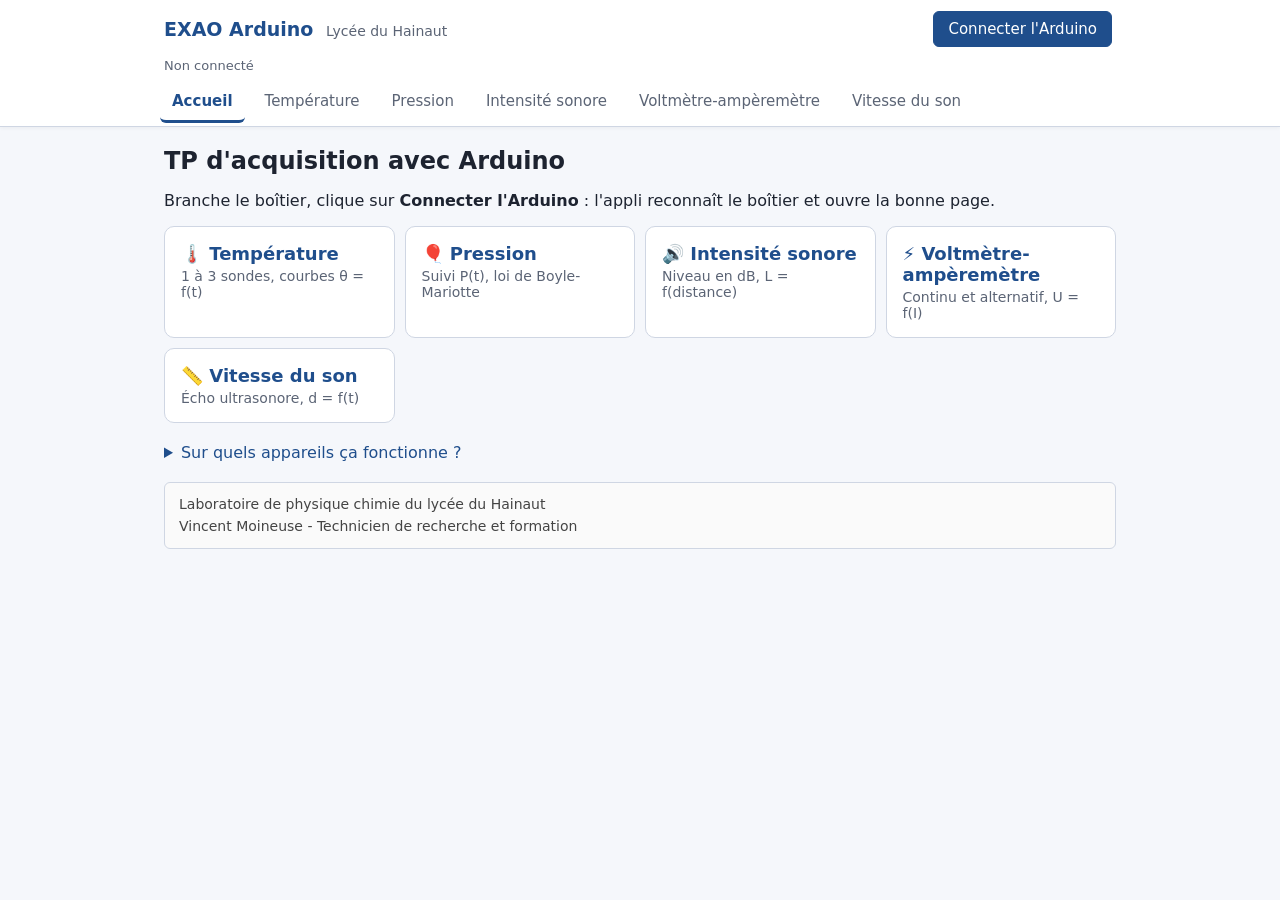
<file: index.html>
<!doctype html>
<html lang="fr">
<head>
<meta charset="utf-8">
<meta name="viewport" content="width=device-width,initial-scale=1,viewport-fit=cover">
<title>EXAO Arduino - Lycée du Hainaut</title>
<meta name="theme-color" content="#1f4e8c">
<meta name="description" content="Acquisition de mesures avec Arduino : température, pression, intensité sonore, voltmètre-ampèremètre">
<link rel="manifest" href="manifest.webmanifest">
<link rel="icon" href="icones/icone-192.png">
<link rel="apple-touch-icon" href="icones/icone-192.png">
<link rel="stylesheet" href="app.css">
</head>
<body>

<header>
  <div class="barre">
    <div class="titre">EXAO Arduino <span>Lycée du Hainaut</span></div>
    <button id="conn" class="primaire">Connecter l'Arduino</button>
  </div>
  <div id="etat" class="etat">Non connecté</div>
  <nav id="onglets">
    <button data-vue="accueil" class="actif">Accueil</button>
    <button data-vue="temp">Température</button>
    <button data-vue="pres">Pression</button>
    <button data-vue="son">Intensité sonore</button>
    <button data-vue="va">Voltmètre-ampèremètre</button>
    <button data-vue="vit">Vitesse du son</button>
  </nav>
  <div id="bandeau" class="bandeau" hidden></div>
</header>

<main>

<!-- ================= ACCUEIL ================= -->
<section id="vue-accueil" class="vue">
  <h1>TP d'acquisition avec Arduino</h1>
  <p>Branche le boîtier, clique sur <b>Connecter l'Arduino</b> : l'appli reconnaît le boîtier et ouvre la bonne page.</p>
  <div class="tuiles">
    <button class="tuile" data-vue="temp"><b>🌡️ Température</b><span>1 à 3 sondes, courbes θ = f(t)</span></button>
    <button class="tuile" data-vue="pres"><b>🎈 Pression</b><span>Suivi P(t), loi de Boyle-Mariotte</span></button>
    <button class="tuile" data-vue="son"><b>🔊 Intensité sonore</b><span>Niveau en dB, L = f(distance)</span></button>
    <button class="tuile" data-vue="va"><b>⚡ Voltmètre-ampèremètre</b><span>Continu et alternatif, U = f(I)</span></button>
    <button class="tuile" data-vue="vit"><b>📏 Vitesse du son</b><span>Écho ultrasonore, d = f(t)</span></button>
  </div>
  <button id="installer" class="secondaire" hidden>📲 Installer l'appli sur cet appareil</button>

  <details class="aide">
    <summary>Sur quels appareils ça fonctionne ?</summary>
    <ul>
      <li><b>PC</b> : Chrome ou Edge, Arduino branchée en USB.</li>
      <li><b>Tablette ou téléphone Android</b> : Chrome, Arduino Uno <b>officielle</b> (les clones à puce CH340 ne sont pas reconnus), branchée avec un <b>adaptateur OTG</b>.</li>
      <li><b>iPhone, iPad</b> : non pris en charge (Apple n'autorise pas l'accès USB depuis le navigateur).</li>
      <li>Une fois l'appli ouverte une première fois avec internet, elle fonctionne aussi <b>sans réseau</b>.</li>
    </ul>
  </details>
</section>

<!-- ================= TEMPÉRATURE ================= -->
<section id="vue-temp" class="vue" hidden>
  <h1>Température</h1>
  <p class="info">Sondes DS18B20 branchées sur D2 (T1), D3 (T2), D4 (T3). Une sonde peut être branchée ou débranchée à tout moment.</p>
  <div class="afficheurs" id="temp-cartes"></div>

  <fieldset>
    <legend>Relevé θ = f(t)</legend>
    <label>Un point toutes les
      <select id="temp-dt"><option>1</option><option>2</option><option selected>5</option><option>10</option><option>30</option><option>60</option></select> s</label>
    <button id="temp-auto" class="primaire">▶ Démarrer</button>
    <button id="temp-man">+ Point manuel</button>
    <button id="temp-raz" class="danger">Effacer tout</button>
    <button id="temp-csv">Exporter CSV</button>
  </fieldset>
  <canvas id="temp-graphe" class="graphe"></canvas>
  <div class="tableau"><table><thead id="temp-thead"></thead><tbody id="temp-tbody"></tbody></table></div>
</section>

<!-- ================= PRESSION ================= -->
<section id="vue-pres" class="vue" hidden>
  <h1>Pression</h1>
  <p class="info">Capteur Grove MPX5700AP sur A0 (15 à 700 kPa). Étalonner à l'air libre en début de séance.</p>
  <div class="afficheurs">
    <div class="afficheur" style="--c:#1f4e8c">
      <div class="nom">P</div>
      <div class="valeur"><span id="pres-val">—</span> <small id="pres-unite-aff">hPa</small></div>
      <div class="detail" id="pres-detail"></div>
    </div>
  </div>
  <div class="ligne">
    <label>Unité <select id="pres-unite"><option value="hPa">hPa</option><option value="kPa">kPa</option><option value="bar">bar</option></select></label>
  </div>

  <details class="cadre">
    <summary>Étalonnage à l'air libre</summary>
    <p>Tuyau débranché, saisir la pression atmosphérique du jour (baromètre ou météo locale) puis valider.</p>
    <label>P atm = <input type="number" id="pres-patm" value="1013" step="1"> hPa</label>
    <button id="pres-etal">Étalonner</button>
    <button id="pres-etal-raz" class="danger">Annuler l'étalonnage</button>
    <div class="petit" id="pres-etal-info"></div>
  </details>

  <div class="ligne">
    <label>Type de relevé
      <select id="pres-mode"><option value="bm">Loi de Boyle-Mariotte : P = f(1/V)</option><option value="tps">Suivi dans le temps : P = f(t)</option></select></label>
  </div>

  <fieldset id="pres-zbm">
    <legend>Boyle-Mariotte</legend>
    <label>V seringue <input type="number" id="pres-v" step="1" min="0"> mL</label>
    <label>Volume mort (tuyau) <input type="number" id="pres-vm" step="0.1" min="0" value="0"> mL</label>
    <button id="pres-pt" class="primaire">+ Enregistrer le point</button>
    <button id="pres-raz-bm" class="danger">Effacer tout</button>
    <button id="pres-csv-bm">Exporter CSV</button>
    <div class="petit">Après avoir déplacé le piston, attendre 2 à 3 s que la pression se stabilise. Chaque point est la moyenne de la dernière 1,5 s.</div>
  </fieldset>
  <fieldset id="pres-ztps" hidden>
    <legend>Suivi P(t)</legend>
    <label>Un point toutes les
      <select id="pres-dt"><option>0.5</option><option selected>1</option><option>2</option><option>5</option><option>10</option><option>30</option></select> s</label>
    <button id="pres-auto" class="primaire">▶ Démarrer</button>
    <button id="pres-man">+ Point manuel</button>
    <button id="pres-raz-tps" class="danger">Effacer tout</button>
    <button id="pres-csv-tps">Exporter CSV</button>
  </fieldset>
  <div class="resultat" id="pres-res" hidden></div>
  <canvas id="pres-graphe" class="graphe"></canvas>
  <div class="tableau"><table><thead id="pres-thead"></thead><tbody id="pres-tbody"></tbody></table></div>
</section>

<!-- ================= INTENSITÉ SONORE ================= -->
<section id="vue-son" class="vue" hidden>
  <h1>Intensité sonore</h1>
  <p class="info">Grove Loudness Sensor sur A0. Le niveau est relatif tant qu'il n'est pas étalonné avec un sonomètre.</p>
  <div class="afficheurs">
    <div class="afficheur" style="--c:#8c3b1f">
      <div class="nom">L</div>
      <div class="valeur"><span id="son-val">—</span> <small>dB</small></div>
      <div class="detail" id="son-detail"></div>
    </div>
  </div>

  <details class="cadre">
    <summary>Étalonnage avec un sonomètre</summary>
    <p>Placer le sonomètre à côté du micro, produire un son stable, saisir la valeur lue sur le sonomètre puis valider.</p>
    <label>Sonomètre : <input type="number" id="son-ref" step="0.1"> dB</label>
    <button id="son-etal">Étalonner</button>
    <button id="son-etal-raz" class="danger">Annuler l'étalonnage</button>
    <div class="petit" id="son-etal-info"></div>
  </details>

  <div class="ligne">
    <label>Type de relevé
      <select id="son-mode"><option value="d">Niveau en fonction de la distance : L = f(log d)</option><option value="tps">Suivi dans le temps : L = f(t)</option></select></label>
  </div>
  <fieldset id="son-zd">
    <legend>L = f(distance)</legend>
    <label>Distance source - micro <input type="number" id="son-d" step="1" min="0"> cm</label>
    <button id="son-pt" class="primaire">+ Enregistrer le point</button>
    <button id="son-raz-d" class="danger">Effacer tout</button>
    <button id="son-csv-d">Exporter CSV</button>
    <div class="petit">Son stable, attendre 1 à 2 s après avoir déplacé le micro. Chaque point est la moyenne de la dernière seconde.</div>
  </fieldset>
  <fieldset id="son-ztps" hidden>
    <legend>Suivi L(t)</legend>
    <label>Un point toutes les
      <select id="son-dt"><option>0.5</option><option selected>1</option><option>2</option><option>5</option></select> s</label>
    <button id="son-auto" class="primaire">▶ Démarrer</button>
    <button id="son-man">+ Point manuel</button>
    <button id="son-raz-tps" class="danger">Effacer tout</button>
    <button id="son-csv-tps">Exporter CSV</button>
  </fieldset>
  <div class="resultat" id="son-res" hidden></div>
  <canvas id="son-graphe" class="graphe"></canvas>
  <div class="tableau"><table><thead id="son-thead"></thead><tbody id="son-tbody"></tbody></table></div>
</section>

<!-- ================= VOLTMÈTRE-AMPÈREMÈTRE ================= -->
<section id="vue-va" class="vue" hidden>
  <h1>Voltmètre-ampèremètre</h1>
  <p class="info">Calibres : 0 à 24 V et 0 à 5 A, en continu ou en alternatif. <b>Très basse tension uniquement : ne jamais brancher le secteur.</b></p>
  <div class="ligne">
    <label class="radio"><input type="radio" name="va-mode" value="moy" checked> Continu (valeur moyenne)</label>
    <label class="radio"><input type="radio" name="va-mode" value="eff"> Alternatif (valeur efficace)</label>
  </div>
  <div class="afficheurs">
    <div class="afficheur" style="--c:#1f4e8c">
      <div class="nom">U</div>
      <div class="valeur"><span id="va-u">—</span> <small>V</small></div>
      <div class="detail" id="va-ud"></div>
    </div>
    <div class="afficheur" style="--c:#b8860b">
      <div class="nom">I</div>
      <div class="valeur"><span id="va-i">—</span> <small>A</small></div>
      <div class="detail" id="va-id"></div>
    </div>
  </div>

  <div class="ligne">
    <label>Type de relevé
      <select id="va-type"><option value="car">Caractéristique U = f(I)</option><option value="tps">Suivi dans le temps : U(t), I(t)</option></select></label>
  </div>
  <fieldset id="va-zcar">
    <legend>Caractéristique</legend>
    <button id="va-pt" class="primaire">+ Enregistrer le point</button>
    <button id="va-raz-car" class="danger">Effacer tout</button>
    <button id="va-csv-car">Exporter CSV</button>
    <div class="petit">Chaque point est la moyenne des 2 dernières secondes de mesure.</div>
  </fieldset>
  <fieldset id="va-ztps" hidden>
    <legend>Suivi dans le temps</legend>
    <label>Un point toutes les
      <select id="va-dt"><option>0.5</option><option selected>1</option><option>2</option><option>5</option><option>10</option><option>30</option></select> s</label>
    <button id="va-auto" class="primaire">▶ Démarrer</button>
    <button id="va-man">+ Point manuel</button>
    <button id="va-raz-tps" class="danger">Effacer tout</button>
    <button id="va-csv-tps">Exporter CSV</button>
    <label>Courbe <select id="va-courbe"><option value="u">U(t)</option><option value="i">I(t)</option><option value="p">P(t)</option></select></label>
  </fieldset>
  <div class="resultat" id="va-res" hidden></div>
  <canvas id="va-graphe" class="graphe"></canvas>
  <div class="tableau"><table><thead id="va-thead"></thead><tbody id="va-tbody"></tbody></table></div>

  <details class="cadre">
    <summary>Étalonnage (professeur)</summary>
    <ol class="petit">
      <li>Rien de branché sur V : <button id="va-zu">Zéro tension</button></li>
      <li>Aucun courant dans A : <button id="va-zi">Zéro courant</button></li>
      <li>Tension connue (multimètre de référence) : <input type="number" id="va-refu" step="0.01"> V <button id="va-cu">Étalonner U</button></li>
      <li>Intensité connue : <input type="number" id="va-refi" step="0.001"> A <button id="va-ci">Étalonner I</button></li>
    </ol>
    <button id="va-rcal" class="danger">Valeurs par défaut</button>
    <div class="petit" id="va-cal">Valeurs enregistrées dans la carte : connectez l'Arduino.</div>
  </details>
</section>

<!-- ================= VITESSE DU SON ================= -->
<section id="vue-vit" class="vue" hidden>
  <h1>Vitesse du son dans l'air</h1>
  <p class="info">Télémètre à ultrasons Grove sur D7. Placer un écran réflecteur plan (au moins 10 × 10 cm) face au boîtier, perpendiculaire à l'axe. Le temps mesuré est celui de l'<b>aller-retour</b> de l'onde.</p>
  <div class="afficheurs">
    <div class="afficheur" style="--c:#00695c">
      <div class="nom">t (aller-retour)</div>
      <div class="valeur"><span id="vit-t">—</span> <small>µs</small></div>
      <div class="detail" id="vit-detail"></div>
    </div>
  </div>

  <fieldset>
    <legend>Relevé d = f(t)</legend>
    <label>Distance boîtier - écran <input type="number" id="vit-d" step="0.1" min="0"> cm</label>
    <button id="vit-pt" class="primaire">+ Enregistrer le point</button>
    <button id="vit-raz" class="danger">Effacer tout</button>
    <button id="vit-csv">Exporter CSV</button>
    <div class="petit">Mesurer d au réglet ou au mètre ruban, attendre 1 à 2 s que t se stabilise. Faire au moins 4 points, par exemple de 10 à 70 cm.</div>
    <label>Température de l'air <input type="number" id="vit-theta" step="0.5" value="20"> °C</label>
  </fieldset>
  <div class="resultat" id="vit-res" hidden></div>
  <canvas id="vit-graphe" class="graphe"></canvas>
  <div class="tableau"><table><thead id="vit-thead"></thead><tbody id="vit-tbody"></tbody></table></div>
</section>

<p id="diag" class="diag"></p>

<footer class="signature">
  Laboratoire de physique chimie du lycée du Hainaut<br>
  Vincent Moineuse - Technicien de recherche et formation
</footer>
</main>

<script src="serial-polyfill.js"></script>
<script src="app.js"></script>
</body>
</html>
</file>
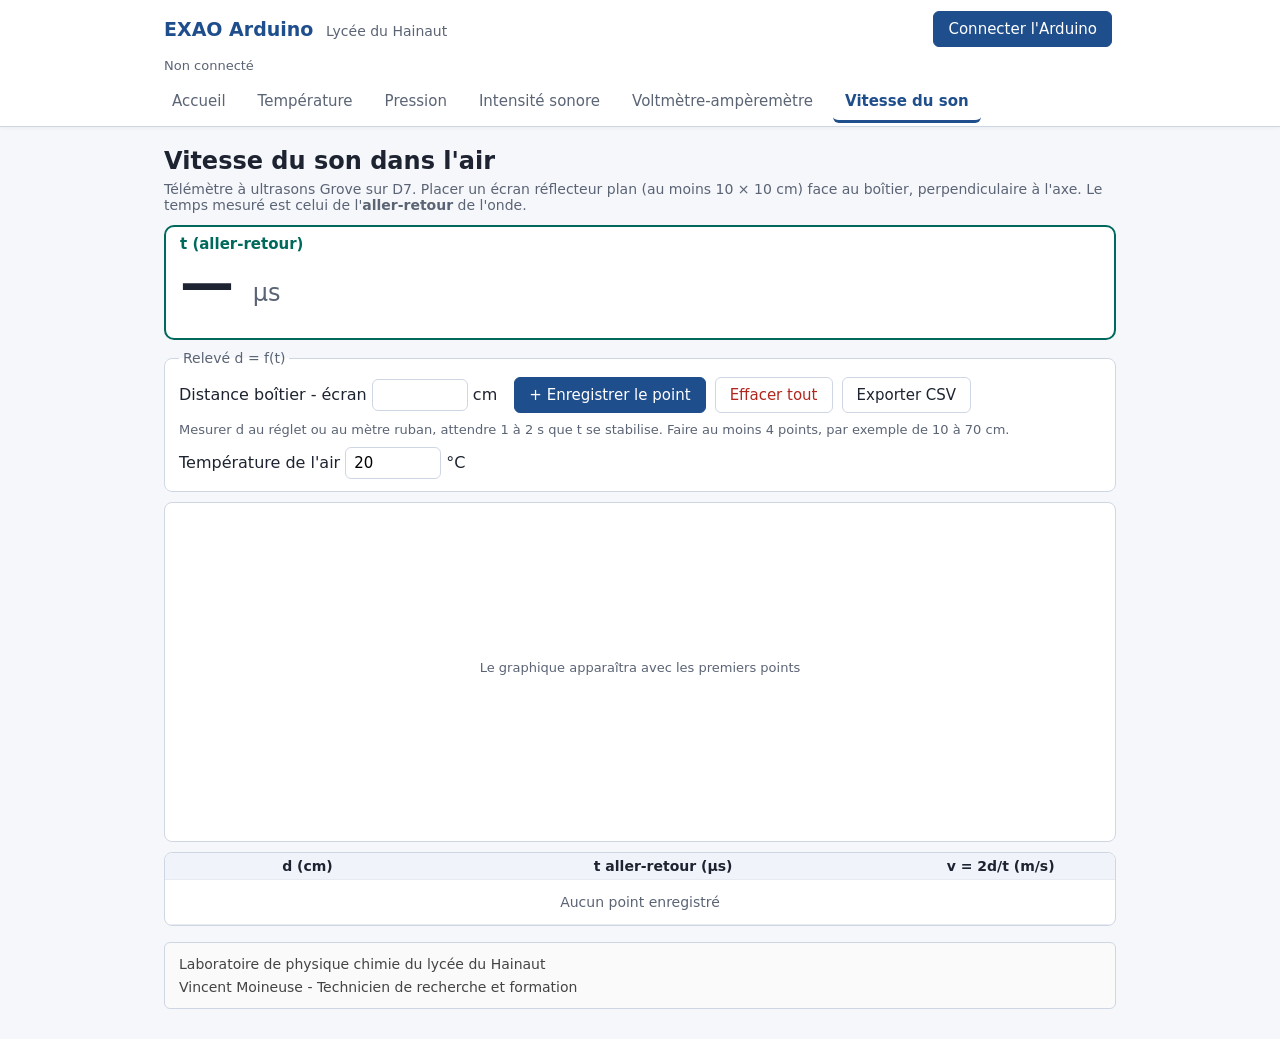
<file: vitesse_son.html>
<!doctype html>
<html lang="fr">
<head>
<meta charset="utf-8">
<meta name="viewport" content="width=device-width,initial-scale=1">
<title>TP vitesse du son</title>
<meta http-equiv="refresh" content="0; url=index.html#vit">
<script>location.replace('index.html#vit');</script>
</head>
<body>
<p>Le TP vitesse du son est maintenant dans l'appli EXAO : <a href="index.html#vit">ouvrir</a>.</p>
</body>
</html>
</file>
<file: app.css>
:root{--bleu:#1f4e8c;--fond:#f5f7fb;--bord:#cfd6e3;--texte:#1d2330;--gris:#5b6475;--rouge:#b3261e}
*{box-sizing:border-box}
body{margin:0;font-family:system-ui,-apple-system,"Segoe UI",Roboto,sans-serif;color:var(--texte);background:var(--fond)}
header{position:sticky;top:0;z-index:10;background:#fff;border-bottom:1px solid var(--bord);box-shadow:0 1px 4px rgba(0,0,0,.05)}
.barre{display:flex;align-items:center;gap:10px;padding:8px 14px;max-width:980px;margin:0 auto}
.titre{font-weight:700;font-size:19px;color:var(--bleu);flex:1}
.titre span{font-weight:400;font-size:14px;color:var(--gris);margin-left:6px}
.etat{max-width:980px;margin:0 auto;padding:0 14px 6px;font-size:13px;color:var(--gris)}
.etat.ok{color:#1b7a33}
nav{display:flex;gap:4px;overflow-x:auto;max-width:980px;margin:0 auto;padding:0 10px;scrollbar-width:none}
nav button{border:0;background:none;padding:10px 12px;font-size:15px;color:var(--gris);border-bottom:3px solid transparent;white-space:nowrap;cursor:pointer}
nav button.actif{color:var(--bleu);border-bottom-color:var(--bleu);font-weight:600}
nav button.detecte::after{content:" ●";color:#1b7a33}
.bandeau{max-width:980px;margin:0 auto 8px;padding:8px 14px;background:#fff6d6;border:1px solid #e8d48a;border-radius:6px;font-size:14px}
.bandeau button{margin-left:8px}
main{max-width:980px;margin:0 auto;padding:6px 14px 20px}
h1{font-size:24px;margin:14px 0 6px}
.info{color:var(--gris);font-size:14px;margin:4px 0 12px}
button{font:inherit;font-size:15px;padding:8px 14px;margin:3px 4px 3px 0;border:1px solid var(--bord);border-radius:6px;background:#fff;color:var(--texte);cursor:pointer}
button:hover{background:#eef2f9}
button.primaire{background:var(--bleu);color:#fff;border-color:var(--bleu)}
button.primaire:hover{background:#163b6b}
button.danger{color:var(--rouge)}
button.secondaire{background:#e8eef8}
input,select{font:inherit;font-size:15px;padding:6px 8px;border:1px solid var(--bord);border-radius:6px;background:#fff}
input[type=number]{width:96px}
label{display:inline-block;margin:4px 12px 4px 0}
label.radio{margin-right:18px}
fieldset,details.cadre{background:#fff;border:1px solid var(--bord);border-radius:8px;margin:10px 0;padding:8px 14px}
legend{font-size:14px;color:var(--gris);padding:0 4px}
details.cadre summary,details.aide summary{cursor:pointer;color:var(--bleu);padding:4px 0}
.ligne{margin:8px 0}
.petit{font-size:13px;color:var(--gris);margin:6px 0}
.tuiles{display:grid;grid-template-columns:repeat(auto-fit,minmax(210px,1fr));gap:10px;margin:14px 0}
.tuile{display:flex;flex-direction:column;align-items:flex-start;gap:4px;padding:16px;text-align:left;border-radius:10px;margin:0}
.tuile b{font-size:18px;color:var(--bleu)}
.tuile span{font-size:14px;color:var(--gris)}
.tuile.detecte{border:2px solid #1b7a33}
.afficheurs{display:flex;flex-wrap:wrap;gap:10px;margin:10px 0}
.afficheur{flex:1 1 230px;background:#fff;border:2px solid var(--c,#1f4e8c);border-radius:10px;padding:8px 14px}
.afficheur.absent{opacity:.45}
.afficheur .nom{font-size:15px;color:var(--c,#1f4e8c);font-weight:600}
.afficheur .nom input{font-weight:600;color:var(--c);border:0;border-bottom:1px dashed var(--bord);border-radius:0;padding:2px;width:100%;max-width:200px}
.afficheur .valeur{font-size:54px;font-weight:600;line-height:1.1;font-variant-numeric:tabular-nums}
.afficheur .valeur small{font-size:24px;font-weight:400;color:var(--gris)}
.afficheur .detail{font-size:13px;color:var(--gris);min-height:18px}
.alerte{color:var(--rouge);font-weight:600}
.graphe{display:block;width:100%;height:340px;background:#fff;border:1px solid var(--bord);border-radius:8px;margin:10px 0}
.resultat{background:#eaf1ff;border-radius:8px;padding:10px 14px;line-height:1.6;margin:10px 0}
.tableau{max-height:320px;overflow:auto;background:#fff;border:1px solid var(--bord);border-radius:8px}
table{border-collapse:collapse;width:100%;font-variant-numeric:tabular-nums}
th,td{padding:5px 10px;border-bottom:1px solid #e6eaf1;text-align:right;font-size:14px}
th{position:sticky;top:0;background:#f0f3f9}
td .sup{padding:1px 8px;margin:0;font-size:13px;color:var(--rouge)}
.vide{color:var(--gris);text-align:center;padding:14px}
.diag{font-size:12px;color:#8a92a3;margin:14px 0 0}
.signature{border:1px solid var(--bord);border-radius:6px;padding:10px 14px;margin:16px 0 10px;font-size:14px;line-height:1.6;color:#444;background:#fafafa}
.aide{margin-top:16px}
@media (pointer:coarse){button{padding:11px 16px;font-size:16px}input,select{font-size:16px;padding:8px}}
@media (max-width:560px){.titre span{display:none}.afficheur .valeur{font-size:44px}.graphe{height:260px}}
</file>
